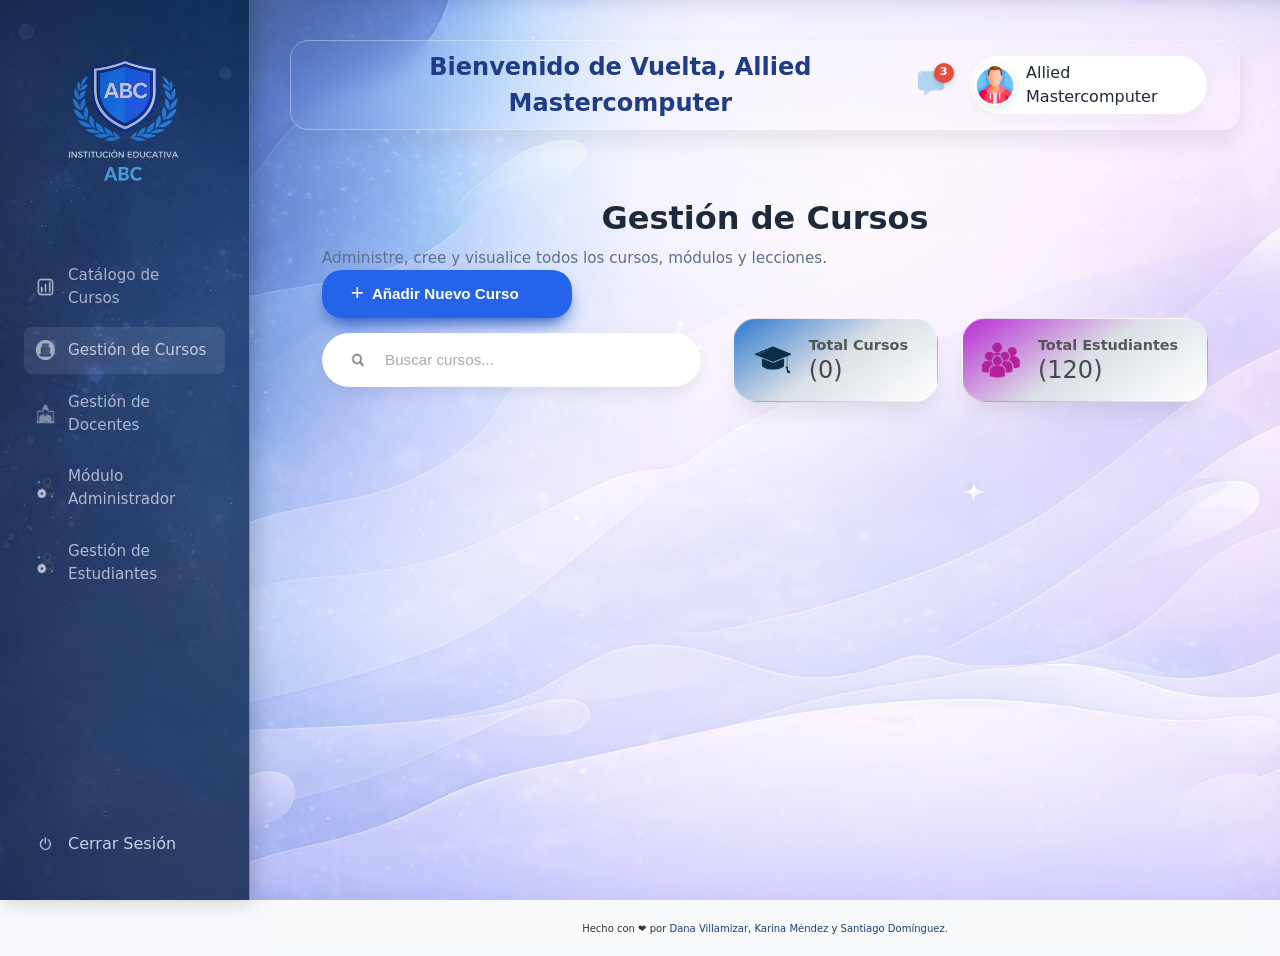
<file: pages/gestion-cursos.html>
<!DOCTYPE html>
<html lang="es">
<head>
    <meta charset="UTF-8">
    <meta name="viewport" content="width=device-width, initial-scale=1.0">
    <title>Instituto ABC | Gestion cursos</title>
    <link rel="icon" href="../images/escudo.webp" type="image/webp">
    <link rel="stylesheet" href="../css/styles.css">
    <link rel="stylesheet" href="../css/getionCursos.css">
</head>
<body>
    <!-- Sidebar -->
    <div class="dashboard">
        <aside class="sidebar">
            <div class="sidebar-bg"></div>
            <div class="sidebar-content">

                <div class="sidebar-header">
                    <img src="../images/escudo.webp" alt="Escudo ABC" class="sidebar-escudo">

                </div>

                <nav class="sidebar-menu">
                    <ul>
                        <li class="menu-item" data-path="dashboard">
                            <a href="catalogo-cursos.html" class="menu-link">
                                <img src="../images/dashboard.webp" alt="" class="menu-icon">
                                <span>Catálogo de Cursos</span>
                            </a>
                        </li>
                        <li class="menu-item active" data-path="cursos">
                            <a href="gestion-cursos.html" class="menu-link">
                                <img src="../images/gestioncursos.webp" alt="Gestión de Cursos" class="menu-icon">
                                <span>Gestión de Cursos</span>
                            </a>
                        </li>
                        <li class="menu-item" data-path="docentes">
                            <a href="gestion-docentes.html" class="menu-link">
                                <img src="../images/gestiondocentes.webp" alt="Gestión de Docentes" class="menu-icon">
                                <span>Gestión de Docentes</span>
                            </a>
                        </li>
                        <li class="menu-item" data-path="admin">
                            <a href="modulo-admin.html" class="menu-link">
                                <img src="../images/administrador.webp" alt="Módulo Administrador" class="menu-icon">
                                <span>Módulo Administrador</span>
                            </a>
                        </li>
                        <li class="menu-item" data-path="admin">
                            <a href="gestion-estudiantes.html" class="menu-link">
                                <img src="../images/administrador.webp" alt="Gestión de Estudiantes" class="menu-icon">
                                <span>Gestión de Estudiantes</span>
                            </a>
                        </li>
                    </ul>
                </nav>

                <div class="sidebar-footer">
                    <div class="cerrar-sesion">
                        <a href="" class="menu-link">
                            <img src="../images/sesion.webp" alt="Cerrar Sesión" class="menu-icon">
                            <span>Cerrar Sesión</span>
                        </a>
                    </div>
                </div>
            </div>
        </aside>
    </div>

        <main class="main-content">
            <header class="main-header">
                <div class="header-left">
                    <div class="welcome-texts">
                        <h1 class="welcome-title"></h1>
                    </div>
                </div>

                <div class="header-right">
                    <div class="notificacion">
                        <img src="../images/notificacion.webp" alt="Notificaciones" class="icon-notification">
                        <span class="notificacion-badge">3</span>
                    </div>
                    <div class="avatar-container" id="avatarMenuTrigger">
                        <img src="../images/hombre.webp" alt="User Pérez" class="avatar-img">
                        <span class="avatar-nombre"></span>
                    </div>
                </div>
            </header>

            <div class="container">
                <div class="header-titles">                
                <h1 class="page-title">Gestión de Cursos</h1>
                <p class="page-subtitle">Administre, cree y visualice todos los cursos, módulos y lecciones.</p>
                <button class="btn-crear-curso">
                    <span class="btn-icon">+</span> Añadir Nuevo Curso</button>
            </div>

            <div class="search-metrics-row">
                <div class="search-wrapper">
                    <img src="../images/busq.webp" alt="Buscar" class="search-icon">
                    <input type="text" class="search-input" placeholder="Buscar cursos..." id="searchInput">
                </div>

                <div class="metrics-cards">
                    <div class="metric-card metric-cursos">
                        <img src="../images/birrete.webp" alt="Cursos" class="metric-icon">
                        <div class="metric-info">
                            <span class="metric-label">Total Cursos</span>
                            <span class="metric-number course">(8)</span>
                        </div>
                    </div>
                    <div class="metric-card metric-estudiantes">
                        <img src="../images/estud.webp" alt="Estudiantes" class="metric-icon">
                        <div class="metric-info">
                            <span class="metric-label">Total Estudiantes</span>
                            <span class="metric-number">(120)</span>
                        </div>
                    </div>
                </div>
            </div>

            <section class="cursos-grid" id="cursosGrid">
                <div class="curso-card" data-curso="matematicas basicas algebra geometria">
                    <div class="card-header">
                        <span class="curso-codigo codigo-azul">MAT101</span>
                    </div>
                    <h3 class="curso-titulo">Matemáticas Básicas</h3>
                    <p class="curso-descripcion">Introducción al álgebra y geometría</p>
                    <div class="curso-profesor">
                        <img src="../images/hombre.webp" alt="" class="icon-profesor">
                        <span>Prof. Juan Pérez</span>
                    </div>
                    <div class="card-acciones">
                        <img src="../images/ojo.webp" alt="Ver" class="accion-icon">
                        <img src="../images/lapiz.webp" alt="Editar" class="accion-icon">
                        <img src="../images/eliminar.webp" alt="Eliminar" class="accion-icon">
                    </div>
                </div>

                <div class="curso-card" data-curso="historia universal civilizaciones antiguas">
                    <div class="card-header">
                        <span class="curso-codigo codigo-verde">HIS403</span>
                    </div>
                    <h3 class="curso-titulo">Historia Universal</h3>
                    <p class="curso-descripcion">Resumen de las civilizaciones antiguas</p>
                    <div class="curso-profesor">
                        <img src="../images/mujer.webp" alt="" class="icon-profesor">
                        <span>Prof. María López</span>
                    </div>
                    <div class="card-acciones">
                        <img src="../images/ojo.webp" alt="Ver" class="accion-icon">
                        <img src="../images/lapiz.webp" alt="Editar" class="accion-icon">
                        <img src="../images/eliminar.webp" alt="Eliminar" class="accion-icon">
                    </div>
                </div>

                </section>
            </div>

        <div class="form-container">
            <form id="courseForm">
                <button class="close-btn">&times;</button>
                <h2>Crear Nuevo Curso</h2>
                
                <div class="section">
                    <label>Título del Curso:</label>
                    <input type="text" name="title" required placeholder="Ej: Curso de Desarrollo Web">

                    <label>Descripción Corta:</label>
                    <input type="text" name="shortDescription" required>

                    <label>Descripción Larga:</label>
                    <textarea name="longDescription" rows="3"></textarea>

                    <label>URL del Banner (Ruta de imagen):</label>
                    <input type="text" name="banner" placeholder="../images/ejemplo.webp">
                </div>

                <hr>
                <h3>Lecciones</h3>
                <div id="lessonsContainer">
                    <div class="lesson-card">
                        <h4>Lección 1</h4>
                        <input type="text" name="lessonTitle" placeholder="Título de la lección" required>
                        <textarea name="lessonContent" placeholder="Contenido de la lección"></textarea>
                        <input type="url" name="lessonVideo" placeholder="URL de video (YouTube Embed)">
                    </div>
                </div>

                <button type="button" id="addLessonBtn">+ Añadir otra lección</button>
                <br><br>
                <button type="button" class="submit-btn">Guardar Curso (JSON)</button>
            </form>
        </div>
        </main>
    <footer class="footer">
        <p>Hecho con ❤️ por <a href="https://github.com/dana-villa" target="_blank">Dana Villamizar</a>, <a href="https://github.com/sixthdam" target="_blank">Karina Méndez</a> y <a href="https://github.com/Shiroses" target="_blank"> Santiago Domínguez.</a>
        </p>
    </footer>
</body>
    <script src="../js/header.js"></script>
    <script src="../js/cursos.js"></script>
</html>
</file>
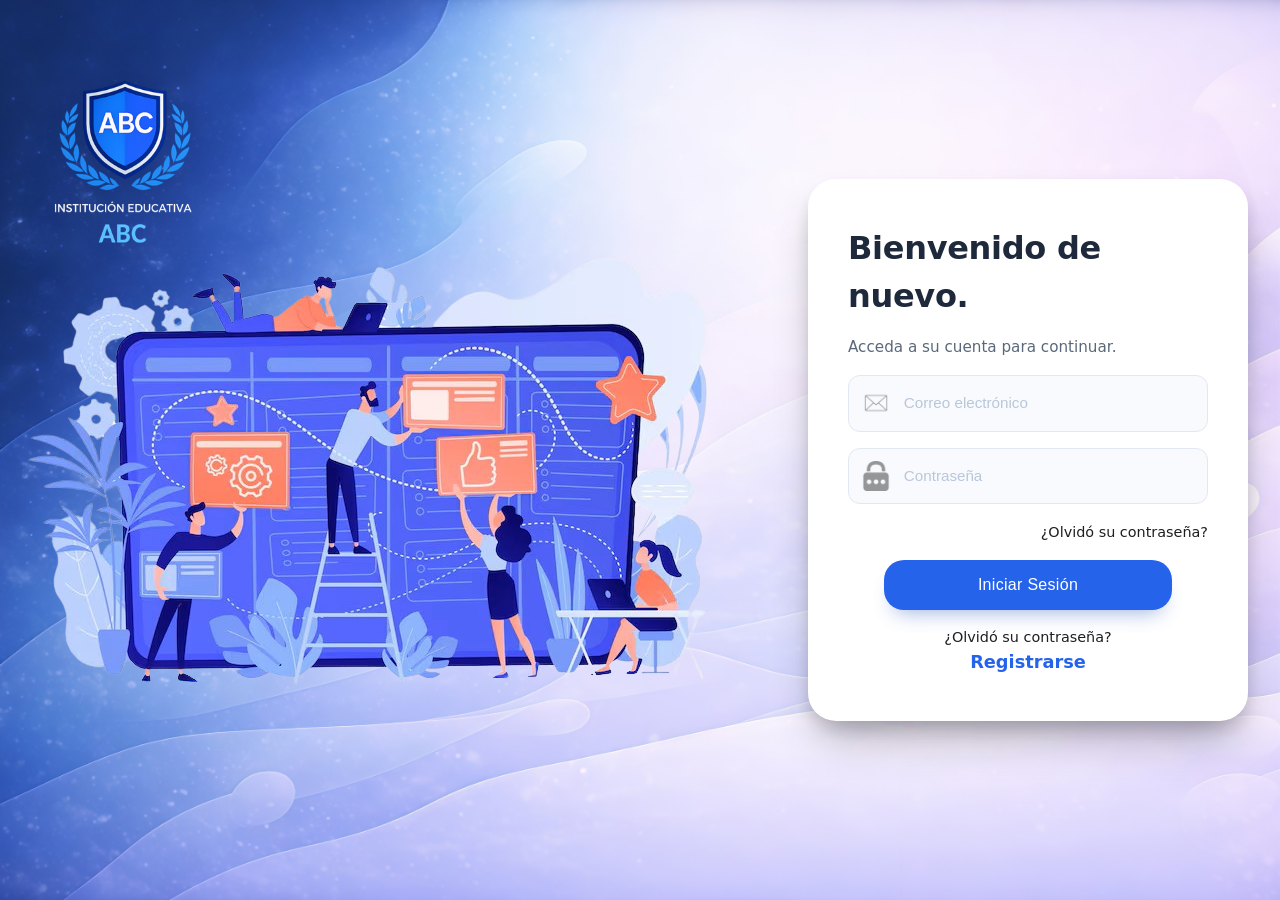
<file: pages/login.html>
<!DOCTYPE html>
<html lang="es">
<head>
    <meta charset="UTF-8">
    <meta name="viewport" content="width=device-width, initial-scale=1.0">
    <title>Instituto ABC | Login</title>
    <link rel="icon" href="../images/escudo.webp" type="image/webp">
    <link rel="stylesheet" href="../css/loginPage.css">
</head>
<body>

    <div class="fondo"></div>

    <main class="contenedor-principal">
        <div class="lado-izquierdo">
            <div class="header-izquierdo">
                <img src="../images/escudo.webp" alt="Escudo ABC" class="escudo">
            </div>

            <div class="ilustracion-personas">
                <img src="../images/ilustracion3.webp" alt="Personas estudiando" class="img-personas">
            </div>
        </div>
        
        <div class="lado-derecho">
            <form class="tarjeta-login">
                <h1 class="titulo-bienvenida">Bienvenido de nuevo.</h1>
                <p class="subtitulo">Acceda a su cuenta para continuar.</p>

                <div class="campo">
                    <img src="../images/correo.webp" alt="Correo">
                    <input type="email" placeholder="Correo electrónico" id="user-name" class="input-campo" required>
                </div>

                <div class="campo">
                    <img src="../images/contra.webp" alt="Contraseña">
                    <input type="password" placeholder="Contraseña" id="password-field" class="input-campo" required>
                </div>

                <div class="olvidado-wrapper">
                    <a href="#" class="olvidado">¿Olvidó su contraseña?</a>
                </div>

                <button type="submit" class="btn-iniciar">Iniciar Sesión</button>

                <div class="pie-registro">
                    <a href="#" class="olvidado">¿Olvidó su contraseña?</a>
                    <h3 href="#" class="link-registro">Registrarse</h3>
                </div>
            </form>
    </main>

    <script src="../js/loginPage.js"></script>
</body>
</html>
</file>
<file: css/styles.css>
*{
    margin:0;
    padding:0;
    box-sizing:border-box;
}

:root{
    --sidebar-width:250px;
    --primary:#1f3c88;
}

h1 {
    font-size: 32px;
    color: #1f3c88;
    text-align: center;
}

body{
    font-family:system-ui,-apple-system,sans-serif;
    background:linear-gradient(rgba(255,255,255,.2),rgba(255,255,255,.2)),url(../images/Fondo.webp) no-repeat center center fixed;
    background-size:cover;
    background-color:#f5f7fa;
    color:#333;
    line-height:1.5;
    min-height:100vh;
}

.main-header{
    display:flex;
    justify-content:space-between;
    align-items:center;
    height:90px;
    min-height:90px;
    max-height:90px;
    padding:0 2rem;
    margin-bottom:2rem;
    backdrop-filter:blur(10px);
    background:transparent;
    border-radius:18px;
    border:1px solid rgba(255,255,255,0.35);
    box-shadow:0 10px 25px rgba(0,0,0,0.08);
    flex-shrink:0;
}

.header-left{
    display:flex;
    align-items:center;
    gap:1rem;
}

.welcome-title{
    font-size:1.5rem;
    color:#1f3c88;
}

.header-right {
    display: flex;
    flex-direction: row;
    align-items: center;
    gap: 1.5rem;
}

.notificacion {
    position: relative;
    cursor: pointer;
}

.icon-notification {
    width: 28px;
    height: 28px;
}

.notificacion-badge {
    position: absolute;
    top: -5px;
    right: -8px;
    background: #e74c3c;
    color: white;
    font-size: 0.7rem;
    font-weight: 600;
    width: 20px;
    height: 20px;
    border-radius: 50%;
    display: flex;
    align-items: center;
    justify-content: center;
    box-shadow: 0 2px 5px rgba(0,0,0,0.2);
}

.avatar-container {
    display: flex;
    align-items: center;
    gap: 0.6rem;
    cursor: pointer;
    padding: 0.3rem 0.6rem 0.3rem 0.3rem;
    border-radius: 40px;
    background: white;
    box-shadow: 0 5px 12px rgba(0,0,0,0.03);
    transition: background 0.2s;
}

.avatar-container:hover {
    background: #f1f5f9;
}

.avatar-img {
    width: 42px;
    height: 42px;
    border-radius: 50%;
    object-fit: cover;
    border: 2px solid white;
    box-shadow: 0 2px 8px rgba(0,0,0,0.1);
}

.avatar-nombre {
    font-weight: 500;
    color: #1e293b;
}

.avatar-dropdown{
    position:absolute;
    top:70px;
    right:40px;
    background:white;
    border-radius:14px;
    min-width:170px;
    box-shadow:0 15px 35px rgba(0,0,0,0.18);
    padding:.5rem 0;
    display:none;
    z-index:999;
}

.avatar-dropdown.show{
    display:block;
}

.avatar-dropdown ul{
    list-style:none;
}

.avatar-dropdown li{
    padding:.7rem 1.2rem;
    cursor:pointer;
    font-size:.9rem;
    color:#334155;
    transition:.15s;
}

.avatar-dropdown li:hover{
    background:#f1f5f9;
}

.btn-crear-curso{
    display:flex;
    align-items:center;
    gap:.4rem;
    background:#2563eb;
    color:white;
    border:none;
    border-radius:40px;
    padding:.6rem 1.3rem;
    font-size:.9rem;
    font-weight:600;
    cursor:pointer;
    box-shadow:0 10px 18px -6px #1e4fba;
    transition:.2s;
}

.btn-crear-curso:hover{
    background:#1d4ed8;
    transform:scale(1.03);
}

.btn-crear-curso:active{
    transform:scale(.96);
}

.btn-icon{
    font-size:1.2rem;
}

.sidebar{
    position:fixed;
    top:0;
    left:0;
    width:var(--sidebar-width);
    height:100vh;
    background:rgba(7,41,125,0.52);
    backdrop-filter:blur(12px);
    -webkit-backdrop-filter:blur(12px);
    border-right:1px solid rgba(255,255,255,0.2);
    color:white;
    display:flex;
    flex-direction:column;
    box-shadow:4px 0 20px rgba(0,0,0,0.2);
}

.sidebar-content{
    display:flex;
    flex-direction:column;

    height:100%;
    padding:2rem 1.5rem;

    background:url(../images/lateral.webp);
    background-size:cover;
    background-position:center;

    opacity:.7;
}

.sidebar-header{
    display:flex;
    justify-content:center;
    margin-bottom:32px;
}

.sidebar-escudo{
    width:200px;
}

.sidebar-menu ul{
    list-style:none;
}

.menu-item{
    display:flex;
    align-items:center;
    gap:12px;

    padding:12px;
    margin-bottom:5px;

    border-radius:8px;

    cursor:pointer;

    font-weight:500;
    font-size:.95rem;

    color:rgba(255,255,255,.85);

    transition:.2s;
}

.menu-item.active{
    background:rgba(255,255,255,0.12);
    color:white;
}

.menu-item:hover{
    background:rgba(255,255,255,0.15);
}

.menu-icon{
    width:20px;
    height:20px;
}

.menu-link{
    display:flex;
    align-items:center;
    gap:12px;
    text-decoration:none;
    color:inherit;
}

.sidebar-footer{
    margin-top:auto;
}

.cerrar-sesion{
    display:flex;
    align-items:center;
    gap:12px;

    padding:12px;
    border-radius:8px;

    cursor:pointer;
}

.cerrar-sesion:hover{
    background:rgba(255,255,255,0.15);
}

/* ---------- MAIN ---------- */

main{
    margin-left:var(--sidebar-width);
    padding:40px;
    min-height:100vh;
}

/* ---------- FOOTER ---------- */

.footer{
    margin-left:var(--sidebar-width);
    padding:20px;

    text-align:center;

    backdrop-filter:blur(8px);
    border-top:1px solid rgba(255,255,255,0.2);

    font-size:x-small;
}

.footer a{
    color:#1f3c88;
    text-decoration:none;
    font-weight:500;
}

.footer a:hover{
    text-shadow:#1f3c88 0 0 5px;
}

/* ---------- RESPONSIVE ---------- */

@media (max-width:768px){

    :root{
        --sidebar-width:200px;
    }

    main{
        margin-left:var(--sidebar-width);
        padding:20px;
    }

    .footer{
        margin-left:var(--sidebar-width);
    }
}
</file>
<file: css/getionCursos.css>
.container {
    padding: 2rem 2rem;
}

.main-content {
    flex: 1;
    overflow-y: auto;
}

.btn-crear-curso {
    width: 250px;
    background: #2563eb;
    border: none;
    color: white;
    font-weight: 600;
    font-size: 0.95rem;
    padding: 0.8rem 1.8rem;
    border-radius: 20px;
    display: flex;
    align-items: center;
    gap: 0.5rem;
    cursor: pointer;
    box-shadow: 0 10px 18px -6px #1e4fba;
    transition: background 0.2s, transform 0.1s;
    white-space: nowrap;
}

.btn-crear-curso:hover {
    background: #1d4ed8;
    transform: scale(1.02);
}

.btn-icon {
    font-size: 1.4rem;
    font-weight: 500;
    line-height: 1;
}


.page-title {
    font-size: 2rem;
    font-weight: 700;
    color: #1e293b;
    margin-bottom: 0.3rem;
}

.page-subtitle {
    font-size: 0.95rem;
    color: #5e6f8d;
    font-weight: 400;
}

.search-metrics-row {
    display: flex;
    align-items: center;
    gap: 2rem;
    margin-bottom: 2.5rem;
    flex-wrap: wrap;
}

.search-wrapper {
    flex: 2;
    min-width: 300px;
    background: white;
    border-radius: 60px;
    padding: 0.6rem 1.5rem;
    display: flex;
    align-items: center;
    gap: 1rem;
    box-shadow: 0 8px 18px -6px rgba(0,0,0,0.1);
    border: 1px solid rgba(0,0,0,0.02);
}

.search-icon {
    width: 22px;
    height: 22px;
    opacity: 0.5;
}

.search-input {
    flex: 1;
    border: none;
    outline: none;
    font-size: 0.95rem;
    padding: 0.5rem 0;
    background: transparent;
}

.search-input::placeholder {
    color: #a4abb4;
    font-weight: 400;
}

.metrics-cards {
    display: flex;
    gap: 1.5rem;
    flex-wrap: wrap;
}

.metric-card {
    background: white;
    border-radius: 24px;
    padding: 1rem 1.8rem 1rem 1.2rem;
    display: flex;
    align-items: center;
    gap: 1rem;
    box-shadow: 0 15px 25px -8px rgba(0,0,0,0.1);
    transition: transform 0.2s;
    border: 1px solid rgba(255,255,255,0.3);
}

.metric-card:hover {
    transform: translateY(-3px);
}

.metric-cursos {
    background: linear-gradient(145deg, #2f79ce, #dbe0e6, #ffffff);
    color: rgb(73, 73, 73);
}

.metric-estudiantes {
    background: linear-gradient(145deg, #b82cd4, #dbe0e6, #ffffff);
    color: rgb(73, 73, 73);
}

.metric-icon {
    width: 40px;
    height: 40px;
    object-fit: contain;
    filter: brightness(1.2);
}

.metric-info {
    display: flex;
    flex-direction: column;
}

.metric-label {
    font-size: 0.9rem;
    font-weight: 600;
    opacity: 0.9;
}

.metric-number {
    font-size: 1.5rem;
    font-weight: 400;
    line-height: 1.2;
}

.cursos-grid {
    display: grid;
    grid-template-columns: repeat(auto-fill, minmax(300px, 1fr));
    gap: 1.8rem;
    margin-top: 1.5rem;
}

.curso-card {
    background: white;
    border-radius: 28px;
    padding: 1.5rem 1.3rem 1.3rem 1.3rem;
    box-shadow: 0 20px 30px -10px rgba(0, 20, 40, 0.15);
    transition: all 0.25s ease;
    display: flex;
    flex-direction: column;
    border: 1px solid rgba(255,255,255,0.6);
    position: relative;
    overflow: hidden;
}

.curso-card:nth-child(odd) { background: linear-gradient(145deg, #b82cd4, #dbe0e6, #ffffff); } /* verde claro */
.curso-card:nth-child(even) { background: linear-gradient(145deg, #368aeb, #dbe0e6, #ffffff); } /* azul cielo */

.curso-card:hover {
    transform: translateY(-6px);
    box-shadow: 0 28px 35px -12px rgba(0, 30, 60, 0.25);
}

.card-header {
    margin-bottom: 0.8rem;
}

.curso-codigo {
    display: inline-block;
    padding: 0.3rem 1rem;
    border-radius: 30px;
    font-size: 0.8rem;
    font-weight: 600;
    letter-spacing: 0.3px;
    background: white;
    box-shadow: 0 4px 8px rgba(0,0,0,0.02);
}

.codigo-azul { color: #2563eb; background: #dbeafe; }
.codigo-verde { color: #16a34a; background: #dcfce7; }
.codigo-morado { color: #9333ea; background: #f3e8ff; }
.codigo-rosa { color: #db2777; background: #fce7f3; }
.codigo-naranja { color: #ea580c; background: #ffedd5; }
.codigo-azul-claro { color: #0891b2; background: #cffafe; }

.curso-titulo {
    font-size: 1.25rem;
    font-weight: 700;
    color: #0f172a;
    margin-bottom: 0.3rem;
}

.curso-descripcion {
    font-size: 0.9rem;
    color: #475569;
    margin-bottom: 1.2rem;
    line-height: 1.4;
}

.curso-profesor {
    display: flex;
    align-items: center;
    gap: 0.6rem;
    margin-bottom: 1.3rem;
    font-size: 0.9rem;
    color: #334155;
    font-weight: 500;
}

.icon-profesor {
    width: 22px;
    height: 22px;
    opacity: 0.7;
}

.card-acciones {
    display: flex;
    justify-content: flex-end;
    gap: 1rem;
    margin-top: auto;
    border-top: 1px solid rgba(0,0,0,0.04);
    padding-top: 1rem;
}

.accion-icon {
    width: 22px;
    height: 22px;
    opacity: 0.5;
    cursor: pointer;
    transition: opacity 0.2s, transform 0.1s;
}

.accion-icon:hover {
    opacity: 1;
    transform: scale(1.15);
}

#courseForm {
    position: relative;
    top: 50%;
    left: 50%;
    transform: translate(-50%, -50%);
    background-color: white;
    padding: 100px;
    width: 50%;
}

.section {
    display: flex;
    flex-direction: column;
}

.lesson-card {
    display: flex;
    flex-direction: column;
}



@media (max-width: 1200px) {
    .search-metrics-row {
        flex-direction: column;
        align-items: stretch;
    }
    .metrics-cards {
        justify-content: center;
    }
}

@media (max-width: 900px) {
    .sidebar {
        width: 100px;
    }
    .sidebar-titulos, .menu-item span:not(.menu-icon), .cerrar-sesion span {
        display: none;
    }
    .menu-item {
        justify-content: center;
    }
    .header-right {
        gap: 1rem;
    }
    .avatar-nombre {
        display: none;
    }
}

/* Contenedor Principal (Overlay) */
.form-container {
    position: fixed;
    inset: 0;
    z-index: -1;
    background-color: rgba(0, 0, 0, 0.6);
    display: none;
    justify-content: center;
    align-items: center;
    padding: 20px;
    /* Para manejar visibilidad desde JS puedes usar las clases .hidden */
}
.active {
    display: flex;
    z-index: 10;
}
/* El Formulario (Caja Blanca) */
#courseForm {
    position: relative;
    background-color: white;
    width: 90%;
    max-width: 700px;
    max-height: 90vh;
    overflow-y: auto;
    border-radius: 12px;
    padding: 30px;
    box-shadow: 0 20px 60px rgba(0, 0, 0, 0.3);
}

/* Títulos */
#courseForm h2 {
    color: #1f3c88;
    margin-bottom: 20px;
    font-size: 24px;
}

#courseForm h3 {
    color: #333;
    margin: 20px 0 15px 0;
}

/* Inputs y Textareas generales */
#courseForm label {
    display: block;
    margin-top: 15px;
    font-weight: 600;
    color: #444;
    font-size: 14px;
}

#courseForm input[type="text"],
#courseForm input[type="url"],
#courseForm textarea {
    width: 100%;
    padding: 12px;
    margin-top: 5px;
    border: 1px solid #e2e6f0;
    border-radius: 8px;
    box-sizing: border-box; /* Importante para el padding */
    font-family: inherit;
    font-size: 14px;
    transition: border-color 0.2s;
}

#courseForm input:focus,
#courseForm textarea:focus {
    outline: none;
    border-color: #1f3c88;
    background-color: #f8f9fb;
}

/* Tarjetas de Lección (Adaptado del estilo de los detalles) */
.lesson-card {
    background: #f8f9fb;
    border: 1px solid #e2e6f0;
    border-radius: 10px;
    padding: 20px;
    margin-bottom: 15px;
    position: relative;
}

.lesson-card h4 {
    margin-top: 0;
    color: #1f3c88;
    border-bottom: 1px solid #e2e6f0;
    padding-bottom: 8px;
}

/* Botones */
.close-btn {
    position: absolute;
    top: 15px;
    right: 15px;
    font-size: 28px;
    border: none;
    background: none;
    cursor: pointer;
    color: #888;
    line-height: 1;
}

.close-btn:hover {
    color: #ff4d4d;
}

#addLessonBtn {
    background-color: #e2e6f0;
    color: #1f3c88;
    border: none;
    padding: 10px 20px;
    border-radius: 8px;
    cursor: pointer;
    font-weight: 600;
    width: 100%;
    transition: 0.3s;
}

#addLessonBtn:hover {
    background-color: #d1d7e5;
}

.submit-btn {
    background-color: #1f3c88;
    color: white;
    border: none;
    padding: 15px 25px;
    border-radius: 8px;
    cursor: pointer;
    font-weight: 600;
    font-size: 16px;
    width: 100%;
    margin-top: 10px;
    transition: background 0.3s;
}

.submit-btn:hover {
    background-color: #162b63;
}

/* Scrollbar personalizado (Igual al anterior) */
#courseForm::-webkit-scrollbar {
    width: 8px;
}

#courseForm::-webkit-scrollbar-thumb {
    background: rgba(0,0,0,0.2);
    border-radius: 10px;
}

/* Utilidad para ocultar */
.hidden {
    display: none !important;
}
</file>
<file: css/loginPage.css>
* {
    margin: 0;
    padding: 0;
    box-sizing: border-box;
}

body {
    font-family: system-ui, -apple-system, sans-serif;
    background: linear-gradient(rgba(255, 255, 255, 0.2), rgba(255, 255, 255, 0.2)), url(../images/Fondo.webp) no-repeat center center fixed;
    background-size: cover;
    background-color: #f5f7fa;
    color: #333;
    line-height: 1.5;
    min-height: 100vh;
}

.fondo {
    position: fixed;
    top: 0;
    left: 0;
    width: 100%;
    height: 100%;
    background: url('../images/Fondo.webp') no-repeat center center / cover;
    z-index: 0;
}

.contenedor-principal {
    display: flex;
    flex-direction: row;
    position: relative;
    z-index: 2;
    min-height: 100vh;
    width: 100%;
    align-items: center;
    justify-content: space-between;
}

.lado-izquierdo {
    display: flex;
    flex-direction: column;
    align-items: flex-start;
    width: 50%;
    height: 90vh;
}

.header-izquierdo {
    display: flex;
    flex-direction: column;
    align-items: center;
    margin-bottom: 6px;
}

.escudo {
    width: 250px;
    height: 250px;
    filter: drop-shadow(0 4px 8px rgba(0,0,0,0.1));
}

.ilustracion-personas {
    bottom: 10%;
    left: 0;
    width: 100%;
    max-width: 820px;
    z-index: 5;
}
@keyframes flotar {
    0% { transform: translateY(0px) rotate(0deg); }
    100% { transform: translateY(-15px) rotate(2deg); }
}

.lado-derecho {
    flex: 0.9;
    display: flex;
    justify-content: flex-end;
    align-items: center;
    padding: 0 2rem;
    margin: 0;
}

.tarjeta-login {
    display: flex;
    flex-direction: column;
    gap: 16px;
    background: white;
    width: 100%;
    max-width: 440px;
    padding: 2.8rem 2.5rem;
    border-radius: 28px;
    box-shadow: 0 25px 45px -12px rgba(0, 0, 0, 0.3), 0 10px 20px -5px rgba(0, 20, 40, 0.2);
    backdrop-filter: blur(2px);
    transition: transform 0.2s ease;
    
}

.titulo-bienvenida {
    font-size: 2rem;
    font-weight: 600;
    color: #1e293b;
    letter-spacing: -0.3px;
}

.subtitulo {
    font-size: 0.95rem;
    color: #5b687b;
    font-weight: 200;
}

.campo {
    display: flex;
    align-items: center;
    background: #f8fafd;
    border: 1px solid #e2e8f0;
    border-radius: 12px;
    padding: 0.6rem 12px;
    transition: border-color 0.2s, box-shadow 0.2s;
}

.campo img{
    width: 30px;
    margin-right: 0.8rem;
    opacity: 0.5;
}

.campo:focus-within {
    border-color: #3b82f6;
    box-shadow: 0 0 0 4px rgba(59,130,246,0.15);
}

.icono-campo {
    font-size: 1.3rem;
    color: #94a3b8;
    margin-right: 0.8rem;
    line-height: 1;
    width: 30px;
}

.input-campo {
    flex: 1;
    border: none;
    background: transparent;
    font-size: 0.95rem;
    padding: 0.4rem 0;
    outline: none;
    color: #0f172a;
    font-weight: 400;
}

.input-campo::placeholder {
    color: #b9c7da;
    font-weight: 400;
}

.olvidado-wrapper {
    text-align: right;
}

.olvidado {
    font-size: 0.9rem;
    color: #1e1f20;
    text-decoration: none;
    font-weight: 300;
    transition: color 0.2s;
}

.olvidado:hover {
    text-decoration: underline;
    color: #2563eb;
}

.btn-iniciar {
    width: 80%;
    background: #2563eb;
    border: none;
    color: white;
    font-size: 1rem;
    font-weight: 500;
    padding: 1rem 0;
    align-self: center;
    border-radius: 20px;
    cursor: pointer;
    box-shadow: 0 12px 20px -10px #1e4fba70;
    transition: background 0.2s, transform 0.1s, box-shadow 0.2s;
    letter-spacing: 0.3px;
}

.btn-iniciar:hover {
    background: #1d4ed8;
    box-shadow: 0 15px 25px -8px #1e4fbaa0;
    transform: scale(1.01);
}

.btn-iniciar:active {
    transform: scale(0.98);
}

/* Pie de registro */
.pie-registro {
    text-align: center;
    font-size: 0.95rem;
    color: #334155;
}

.texto-cuenta {
    margin-right: 0.5rem;
}

.link-registro {
    color: #2563eb;
    text-decoration: none;
    font-weight: 600;
    transition: color 0.2s;
}

.link-registro:hover {
    text-decoration: underline;
    color: #1d4ed8;
}

@media (max-width: 1000px) {
    .contenedor-principal {
        padding: 1.5rem;
        flex-wrap: wrap;
    }
    .lado-izquierdo {
        flex: 1 1 100%;
        order: 1;
        height: auto;
        min-height: 400px;
    }
    .lado-derecho {
        flex: 1 1 100%;
        justify-content: center;
        margin-top: 2rem;
    }
    .tarjeta-login {
        max-width: 500px;
    }
    .ilustracion-personas {
        position: relative;
        bottom: auto;
        margin-top: 2rem;
    }
}

.campo .input-campo {
    line-height: 1.5;
}

.tarjeta-login {
    backdrop-filter: blur(0);
}

.lado-izquierdo *:not(.decoracion) {
    z-index: 10;
    position: relative;
}
</file>
